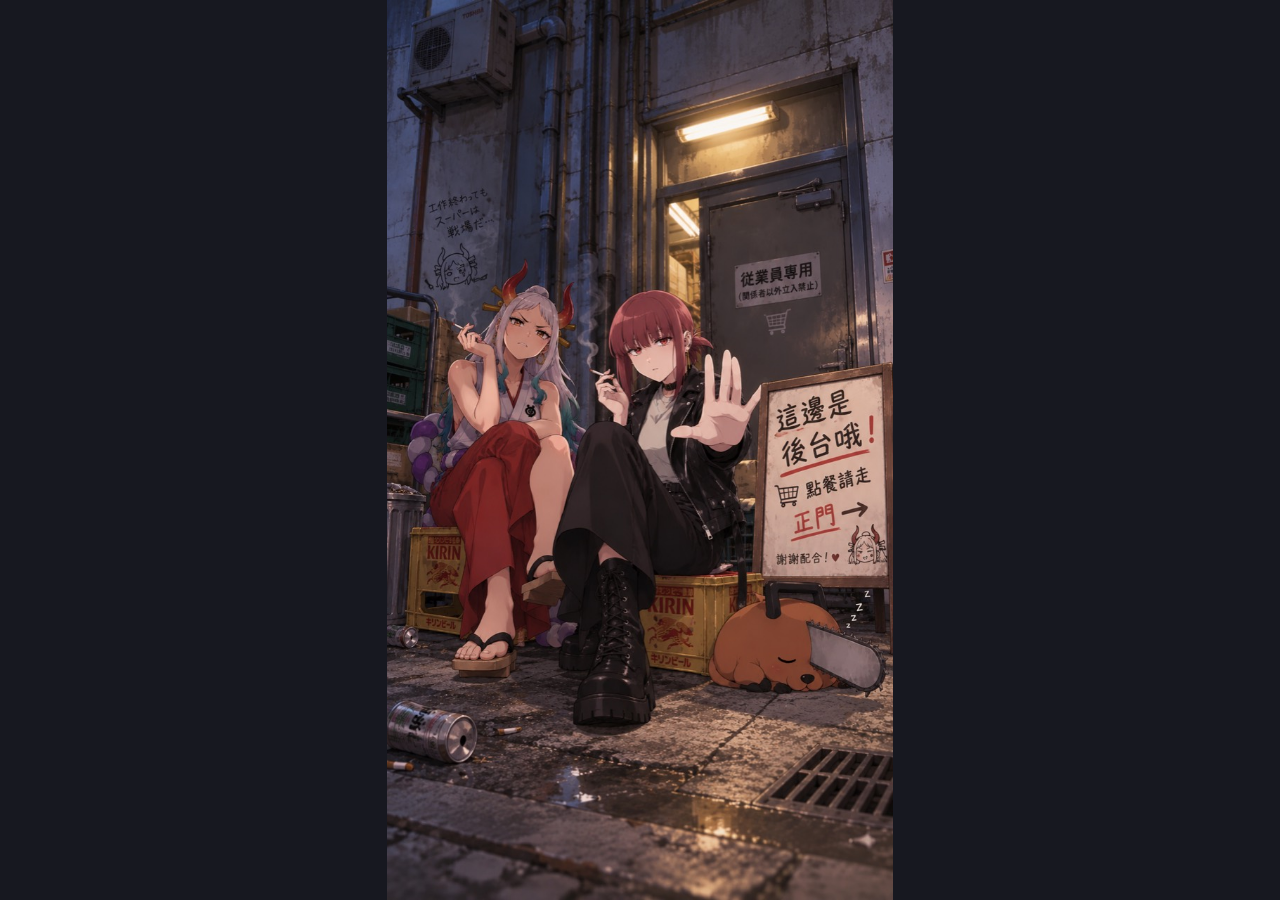
<file: admin.html>
<!doctype html><html lang="zh-Hant"><head><meta charset="utf-8"><meta name="viewport" content="width=device-width, initial-scale=1, viewport-fit=cover"><meta name="theme-color" content="#174b3b"><title>川記｜店家管理後台</title><link rel="stylesheet" href="/web.css"></head><body class="admin"><div id="app"><div class="loading">店家後台載入中…</div></div><dialog id="admin-dialog" aria-label="編輯品項"></dialog><div id="toast" role="status"></div><script src="/admin.js"></script></body></html>
</file>
<file: web.css>
:root{--green:#174b3b;--green2:#22684e;--pale:#eef5ef;--bg:#f7f8f5;--ink:#20372d;--muted:#788278;--border:#e1e7dd;--orange:#bc5d32;--red:#b34339;--white:#fff}*{box-sizing:border-box}html{font-size:16px}body{margin:0;font-family:"Microsoft JhengHei",-apple-system,BlinkMacSystemFont,"Segoe UI",sans-serif;color:var(--ink);background:var(--bg);line-height:1.6}button,input,textarea,select{font:inherit}button,a,input,select,textarea{-webkit-tap-highlight-color:transparent}button{cursor:pointer;touch-action:manipulation}button:disabled{cursor:default;opacity:.45}button:focus-visible,a:focus-visible{outline:3px solid #a4cbbc;outline-offset:3px}input:focus,textarea:focus,select:focus{outline:2px solid #8fbba5;outline-offset:1px}button{color:inherit}a{color:var(--green)}h1,h2,h3,p{margin-top:0}h1{font-size:26px;line-height:1.45;margin-bottom:8px}h2{font-size:18px;margin-bottom:12px}h3{font-size:16px}small{font-size:12px}strong,b{font-weight:700}[hidden]{display:none!important}.primary,.secondary{border-radius:10px;min-height:46px;padding:10px 17px;font-weight:700;border:1px solid transparent;display:inline-flex;align-items:center;justify-content:center;gap:8px}.primary{background:var(--green);color:white}.primary:hover{background:var(--green2)}.secondary{background:white;border-color:var(--border);color:var(--green)}.full{width:100%;justify-content:space-between}.text-button{background:none;border:0;color:var(--green);font-size:14px;min-height:44px;padding:8px}.icon-button{background:transparent;border:0;font-size:30px;line-height:1;width:44px;height:44px;flex-shrink:0}.muted,.help{color:var(--muted)}.help{font-size:13px;line-height:1.75;margin:14px 0}.mini-label{font-size:12px;letter-spacing:1px;font-weight:700}.small-print{font-size:12px;text-align:center;color:var(--muted);line-height:1.9;padding:18px 6px}.empty-state{padding:45px 18px;text-align:center;color:var(--muted)}.empty-state h2{color:var(--ink)}.loading{text-align:center;margin:25vh auto;font-size:24px;line-height:2}.form-error{font-size:14px;color:var(--red);line-height:1.8}.warning{background:#fff2df;border:1px solid #f0dcc0;border-radius:9px;padding:13px;font-size:14px;margin:15px 0}.customer{background:#e5eae5}.customer #app{max-width:540px;min-height:100svh;margin:auto;background:var(--bg);box-shadow:0 0 70px #1b3d2912}.shop-header{height:74px;display:flex;align-items:center;gap:12px;padding:10px 18px;background:white;border-bottom:1px solid var(--border)}.shop-header strong{font-size:17px}.shop-header small{display:block;font-size:11px;color:var(--muted);margin-top:1px}.shop-header>.text-button{margin-left:auto;font-size:13px}.wordmark{background:var(--green);color:white;width:42px;height:42px;border-radius:12px;display:grid;place-items:center;font-family:serif;font-size:19px;font-weight:900}.demo-strip{background:#fff1d8;color:#8a692e;text-align:center;padding:5px 8px;font-size:11px}.shop-main{padding:18px 18px calc(100px + env(safe-area-inset-bottom))}.store-banner{background:var(--green);border-radius:15px;color:white;padding:22px;margin-bottom:21px}.store-banner .mini-label{color:#bacdc0;font-size:11px;letter-spacing:2px}.store-banner h1{font-family:serif;font-size:26px;margin:10px 0 8px;letter-spacing:1px}.store-banner p{font-size:13px;color:#d1e0d2;margin-bottom:12px}.address{border-top:1px solid #ffffff22;padding-top:10px;font-size:12px;color:#d7e6d9}.category-tabs{display:flex;border-bottom:1px solid var(--border);gap:25px;background:var(--bg);position:sticky;top:0;z-index:5;margin:0 -18px;padding:0 18px}.category-tabs button{border:0;background:transparent;min-height:50px;color:var(--muted);font-size:16px;font-weight:700;padding:0 0 11px}.category-tabs button.active{color:var(--green);border-bottom:3px solid var(--green)}.section-heading{display:flex;align-items:center;justify-content:space-between;gap:14px;margin:20px 0 14px}.section-heading h2{font-size:16px;margin:0}.section-heading>span{font-size:12px;color:var(--muted)}.product-list{display:grid;gap:12px}.product-row{width:100%;display:flex;text-align:left;align-items:center;gap:14px;border:1px solid var(--border);background:#fff;border-radius:13px;padding:13px;min-height:124px}.food-photo,.food-placeholder{width:88px;height:94px;flex-shrink:0;border-radius:10px;object-fit:cover}.food-placeholder{background:#f0ede3;color:#7f7154;display:flex;align-items:center;justify-content:center;flex-direction:column}.food-placeholder span{font-family:serif;letter-spacing:3px;font-size:26px}.food-placeholder small{font-size:10px;letter-spacing:3px;margin-top:1px}.product-info{display:flex;flex-direction:column;flex:1;min-width:0;gap:5px}.product-info strong{font-size:17px}.product-info>span{font-size:12px;color:var(--muted);line-height:1.6}.product-info b{font-size:15px;color:var(--orange);margin-top:5px}.product-info small{color:var(--muted);font-weight:400}.add-circle{font-size:22px;border-radius:50%;background:var(--pale);color:var(--green);height:32px;width:32px;flex-shrink:0;display:grid;place-items:center;align-self:flex-end}.bottom-bar{position:fixed;bottom:0;left:50%;transform:translateX(-50%);width:min(100%,540px);padding:12px 18px calc(12px + env(safe-area-inset-bottom));background:#ffffffee;backdrop-filter:blur(10px);border-top:1px solid var(--border);z-index:10}.bottom-bar button{min-height:52px;font-size:15px}.count{display:inline-grid;place-items:center;min-width:22px;height:22px;border-radius:6px;background:#ffffff25;font-size:12px;margin-left:7px}.page-title{margin:9px 0 22px}.page-title h1{font-size:26px}.page-title p{font-size:14px;color:var(--muted)}dialog{padding:0;border:0;color:var(--ink);background:var(--bg);width:min(100%,540px);max-width:none;height:min(92svh,850px);max-height:100svh;border-radius:20px 20px 0 0;margin:auto auto 0;overflow:hidden;box-shadow:0 -10px 60px #18271e20}dialog[open]{display:flex;flex-direction:column}dialog::backdrop{background:#14251bc0;backdrop-filter:blur(2px)}.sheet-head{display:flex;align-items:center;justify-content:space-between;padding:20px;border-bottom:1px solid var(--border);background:white;flex-shrink:0;gap:10px}.sheet-head small{font-size:12px;color:var(--muted)}.sheet-head h2{font-size:22px;margin:0}.sheet-body{padding:18px 20px;overflow:auto;flex:1;overscroll-behavior:contain}.sheet-body>p.muted{font-size:13px}.sheet-foot{flex-shrink:0;padding:12px 20px calc(12px + env(safe-area-inset-bottom));background:#fff;border-top:1px solid var(--border)}.sheet-foot button{min-height:52px}fieldset{border:0;padding:0;margin:24px 0 28px}legend{font-size:17px;font-weight:700;width:100%;margin-bottom:14px}legend span{font-size:12px;font-weight:400;color:var(--muted);margin-left:9px}.option-grid{display:grid;grid-template-columns:1fr 1fr;gap:12px}.choice input,.chip input{position:absolute;opacity:0}.choice span{display:flex;align-items:center;justify-content:space-between;border:1px solid var(--border);border-radius:10px;padding:14px;background:white;font-size:16px}.choice b{font-size:14px}.choice input:checked+span,.chip input:checked+span{border-color:var(--green);background:var(--pale);color:var(--green);box-shadow:inset 0 0 0 1px var(--green)}.choice input:focus-visible+span,.chip input:focus-visible+span{outline:3px solid #9fc4af}.addon-row{display:flex;align-items:center;justify-content:space-between;min-height:59px;border-bottom:1px solid var(--border);gap:10px}.addon-row>span{font-size:15px}.addon-row small{font-size:12px;color:var(--orange);margin-left:4px}.stepper{display:flex;align-items:center;gap:10px;flex-shrink:0}.stepper button{width:36px;height:36px;border-radius:8px;border:1px solid var(--border);background:white;font-size:20px;color:var(--green)}.stepper output{font-size:15px;min-width:18px;text-align:center}.chips{display:flex;gap:8px;flex-wrap:wrap}.chip span{display:block;border:1px solid var(--border);border-radius:9px;background:white;padding:10px 14px;font-size:14px}.check-grid{display:grid;grid-template-columns:1fr 1fr;gap:10px}.check{display:flex;align-items:center;gap:8px;min-height:44px;font-size:14px}.check input,.basil input,.payment-option input{width:19px;height:19px;accent-color:var(--green);flex-shrink:0}.basil{display:flex;align-items:center;gap:11px;background:var(--pale);padding:14px;border-radius:10px;margin-top:18px;font-size:14px}.basil small{display:block;color:var(--muted);font-size:12px}.cart-card{background:white;border:1px solid var(--border);border-radius:12px;padding:15px;margin:12px 0}.cart-line{display:flex;flex-wrap:wrap;align-items:center;gap:7px}.cart-line strong{font-size:15px;flex:1}.cart-line>b{font-size:15px}.bowl-tag{width:100%;font-size:11px;color:var(--orange);font-weight:700}.cart-card p{font-size:12px;line-height:1.8;color:var(--muted);margin:10px 0}.cart-actions{display:flex;gap:16px;border-top:1px solid var(--border);padding-top:6px}.cart-actions button{min-height:36px;background:none;border:0;font-size:13px;color:var(--green);padding:5px 0}.cart-actions .danger-text{margin-left:auto}.danger-text{color:var(--red)!important}.total-row{display:flex;align-items:center;justify-content:space-between;gap:15px;margin:25px 0 16px}.total-row strong{font-size:25px}.form-card{background:white;border:1px solid var(--border);border-radius:13px;margin-bottom:18px;padding:18px}.form-card h2{font-size:17px;margin-bottom:17px}.location-box{background:var(--pale);border-radius:9px;padding:14px;font-size:14px;margin-bottom:17px}.location-box p{font-size:12px;color:var(--muted);margin:5px 0 0}.field{display:flex;flex-direction:column;gap:8px;font-size:14px;font-weight:600;margin-bottom:18px}.field>span{font-size:12px;color:var(--muted);font-weight:400}.field input,.field select,.field textarea,.date-range input{width:100%;border:1px solid #d5dfd2;border-radius:9px;background:white;padding:12px;font-size:16px;color:var(--ink);min-height:47px;min-width:0}.field textarea{resize:vertical}.payment-option{display:flex;align-items:center;gap:10px;border:1px solid var(--border);border-radius:10px;padding:15px 10px;margin:10px 0}.payment-option.selected{border-color:var(--green);background:var(--pale)}.payment-option span{flex:1;font-size:15px}.payment-option small{display:block;font-size:11px;color:var(--muted);margin-top:3px}.payment-option>b{font-size:11px;color:var(--green)}.payment-option.disabled{opacity:.55}.checkout-summary{display:flex;justify-content:space-between;align-items:center;padding:15px 5px}.checkout-summary strong{font-size:26px}.success-title{text-align:center;margin:20px 0}.success-title h1{margin-top:15px}.success-title p{font-size:13px;color:var(--muted)}.success-icon{height:62px;width:62px;border-radius:50%;background:#dceee0;color:var(--green);font-size:30px;margin:auto;display:grid;place-items:center}.order-code{font-size:14px;background:#e6eee3;padding:7px 14px;border-radius:7px;display:inline-block;letter-spacing:.5px}.confirmation-note{background:#edf4e9;border-radius:9px;padding:13px;margin:23px 0 16px;font-size:13px;color:#54714f}.receipt{padding:22px;background:white;border:1px solid var(--border);border-radius:12px;margin-bottom:20px}.receipt h2{text-align:center;font-family:serif;font-size:22px}.receipt-key{font-size:13px;margin:10px 0}.receipt-key>span{display:block;color:var(--muted)}.receipt-item{padding:14px 0;border-bottom:1px dashed #d7dfd0}.receipt-item>strong{font-size:14px;display:block}.receipt-item strong>span{float:right;margin-left:8px}.receipt-item p{font-size:12px;color:#68796a;margin:7px 0 0;line-height:1.9}.payment-badge{background:#fcf0dd;padding:8px;text-align:center;border-radius:5px;color:#9b6b2b;font-size:13px}.history-card{width:100%;border:1px solid var(--border);border-radius:12px;background:white;display:flex;flex-direction:column;text-align:left;padding:18px;gap:12px;margin-bottom:14px}.history-card>span{width:100%;font-size:12px;color:var(--muted)}.history-card b,.history-card small{float:right;color:var(--green)}.history-card strong{font-size:17px}#toast{position:fixed;bottom:100px;left:50%;transform:translate(-50%,15px);background:#193c2eee;color:white;font-size:14px;padding:12px 19px;border-radius:10px;z-index:10000;opacity:0;pointer-events:none;max-width:90%;transition:.2s}#toast.show{opacity:1;transform:translate(-50%,0)}.admin{background:#f4f6f2}.admin #app{display:flex;min-height:100vh}.admin-nav{width:210px;background:var(--green);color:white;padding:30px 22px;position:fixed;inset:0 auto 0 0;display:flex;flex-direction:column;gap:22px}.admin-brand{font-family:serif;font-size:32px;font-weight:900;letter-spacing:3px}.admin-brand span{font-family:system-ui;font-weight:400;display:block;font-size:11px;letter-spacing:2px;opacity:.6;margin-top:3px}.admin-nav nav{display:flex;flex-direction:column;gap:7px;margin-top:20px}.admin-nav nav button{min-height:48px;text-align:left;border:0;border-radius:9px;padding:12px;color:#cbdcd0;background:none;font-size:14px}.admin-nav nav button.active{background:#ffffff19;color:white;font-weight:700}.admin-nav nav b{float:right;background:#d5e6d1;color:var(--green);font-size:11px;padding:1px 6px;border-radius:10px}.admin-nav a{color:#cbdcd0;font-size:12px;margin-top:auto;text-decoration:none}.admin-nav>.text-button{color:#cbdcd0;text-align:left;padding:0}.admin-content{margin-left:210px;padding:30px 4%;width:calc(100% - 210px);max-width:1700px}.admin-top{display:flex;align-items:center;justify-content:space-between;gap:15px;margin-bottom:23px}.admin-top .mini-label{font-size:10px;color:#9a8050}.admin-top h1{font-size:28px;margin:5px 0 0}.admin-demo{background:#f7efd9;color:#8b723c;border:1px solid #e6d9b9;border-radius:8px;padding:9px 14px;font-size:12px;margin-bottom:22px}.date-range{display:flex;gap:10px;align-items:flex-end;margin-bottom:24px;flex-wrap:wrap}.date-range label{font-size:12px;color:var(--muted)}.date-range input{display:block;font-size:13px;min-height:43px;padding:8px;margin-top:5px}.date-range button{min-height:43px;font-size:13px}.metrics{display:grid;grid-template-columns:repeat(4,1fr);gap:16px}.metrics article{background:white;border:1px solid var(--border);border-radius:12px;padding:22px}.metrics article>span{font-size:13px;color:var(--muted)}.metrics strong{display:block;font-size:27px;letter-spacing:-.5px;margin:12px 0}.metrics strong small{font-size:13px;font-weight:400;color:var(--muted)}.metrics p{font-size:11px;color:var(--muted);margin:0}.dashboard-grid{display:grid;grid-template-columns:1.3fr 1fr;gap:20px;margin-top:22px}.admin-card{background:white;border:1px solid var(--border);border-radius:12px;padding:24px;margin-bottom:22px}.admin-card h2{font-size:18px}.admin-card>.muted{font-size:13px}.bar-chart{display:flex;gap:12px;height:210px;align-items:flex-end;overflow-x:auto}.bar-col{flex:1;min-width:35px;text-align:center}.bar-col b{font-size:11px;font-weight:400}.bar-track{height:142px;display:flex;align-items:flex-end;justify-content:center}.bar-track>div{background:#4d8468;width:70%;max-width:40px;border-radius:5px 5px 0 0}.bar-col span{font-size:10px;color:var(--muted)}.rank-row{display:flex;align-items:center;gap:12px;padding:13px 0;border-bottom:1px solid var(--border);font-size:13px}.rank-row>b{color:#a5b4a1;font-size:12px}.rank-row>span{flex:1}.rank-row small{display:block;color:var(--muted);font-size:11px}.rank-row strong{font-size:12px}.source-row{display:flex;justify-content:space-between;gap:10px;font-size:14px}.source-row span{color:var(--muted)}.order-filters{display:flex;gap:9px;overflow-x:auto;margin-bottom:20px;padding-bottom:5px}.order-filters button{white-space:nowrap;border:1px solid var(--border);background:white;padding:9px 14px;border-radius:8px;font-size:13px;min-height:42px}.order-filters button.active{background:var(--green);color:white;border-color:var(--green)}.order-filters span{margin-left:5px;opacity:.7}.admin-orders{display:grid;grid-template-columns:repeat(auto-fill,minmax(290px,1fr));gap:17px}.admin-order{background:white;border:1px solid var(--border);padding:21px;border-radius:12px}.order-card-head{display:flex;justify-content:space-between;gap:10px}.source-tag{font-size:10px;color:var(--muted)}.order-card-head h2{font-size:15px;margin:4px 0 15px}.status{align-self:flex-start;font-size:11px;border-radius:5px;background:#f7ecce;color:#8d6a1c;padding:5px 8px;white-space:nowrap}.status.preparing{background:#e2effa;color:#446f97}.status.ready{background:#e0eee0;color:#4c8054}.status.completed{background:#e9ede7;color:#6f7968}.status.cancelled{background:#f8e7e1;color:#a45d4a}.order-main strong{display:block;font-size:16px}.order-main>span{display:block;font-size:12px;color:var(--muted);margin-top:6px}.order-foods{font-size:13px;margin:16px 0;line-height:1.8}.order-card-bottom{border-top:1px solid var(--border);padding-top:15px;display:flex;justify-content:space-between;align-items:center;gap:10px}.order-card-bottom b{font-size:22px}.order-card-bottom small{display:block;font-size:11px;color:var(--muted)}.order-card-bottom button{font-size:12px;padding:9px 12px}.admin-product-list{display:grid;grid-template-columns:repeat(auto-fill,minmax(310px,1fr));gap:15px}.admin-product{background:white;border:1px solid var(--border);border-radius:12px;padding:15px;display:flex;gap:13px;align-items:center;flex-wrap:wrap}.admin-product>img,.photo-empty{height:76px;width:76px;object-fit:cover;border-radius:8px;flex-shrink:0}.photo-empty{background:#f1eee6;display:grid;place-items:center;font-size:11px;color:#a09376}.admin-product>div:nth-child(2){flex:1}.admin-product h3{margin:3px 0;font-size:15px}.admin-product p{font-size:13px;margin:3px 0;color:var(--orange)}.admin-product .mini-label{font-size:10px;color:var(--muted)}.product-controls{display:flex;align-items:center;gap:8px;width:100%;justify-content:flex-end}.product-controls button{font-size:12px;min-height:36px;padding:6px 12px}.availability{border:0;border-radius:6px;background:#ededeb;color:#8b8f82}.availability.on{background:#e7f2e7;color:#4d7c50}.two-columns{display:grid;grid-template-columns:1fr 1fr;gap:15px}.photo-upload{display:flex;align-items:center;justify-content:center;flex-direction:column;border:1px dashed #b9cbb5;border-radius:12px;background:white;padding:20px;position:relative;min-height:145px;margin-bottom:22px;cursor:pointer}.photo-upload>img{max-width:100%;max-height:160px;border-radius:8px}.photo-upload>input{position:absolute;inset:0;opacity:0;cursor:pointer;width:100%}.photo-upload small{font-size:11px;color:var(--muted);margin-top:10px}.photo-upload>span{font-size:15px;color:var(--green)}.form-actions{margin:20px 0 8px}.form-actions .full{justify-content:center}.button-wrap{display:flex;flex-wrap:wrap;gap:10px;margin:20px 0}.button-wrap button{font-size:13px}.settings-card{max-width:700px}.integration-row{display:flex;align-items:center;justify-content:space-between;gap:15px;border-bottom:1px solid var(--border);padding:19px 0;font-size:14px}.integration-row span{font-size:12px;color:var(--muted);text-align:right}.login-wrap{width:100%;min-height:100svh;display:grid;place-items:center;padding:25px;background:#e9eee6}.login-card{background:white;border:1px solid var(--border);border-radius:18px;padding:40px;max-width:440px;width:100%}.login-card h1{margin-top:30px;font-family:serif}.login-card p{font-size:14px;color:var(--muted)}.login-card a{display:block;text-align:center;font-size:12px;margin-top:22px}.login-card .primary{justify-content:center}.print-receipt>p{font-size:14px}@media(min-width:700px){dialog{margin:auto;border-radius:18px;height:min(90svh,860px)}.customer #app{min-height:100svh}.shop-main{padding-top:22px}}@media(max-width:1000px){.metrics{grid-template-columns:1fr 1fr}.dashboard-grid{grid-template-columns:1fr}.admin-nav{width:180px;padding:25px 16px}.admin-content{margin-left:180px;width:calc(100% - 180px);padding:25px}.admin-orders{grid-template-columns:1fr}.admin-product-list{grid-template-columns:1fr}}@media(max-width:680px){.admin #app{display:block}.admin-nav{position:sticky;top:0;z-index:20;width:100%;height:auto;padding:12px 14px 0;display:block}.admin-brand{font-size:25px;display:flex;align-items:center;gap:10px}.admin-brand span{display:inline-block;font-size:10px;margin:0}.admin-nav nav{flex-direction:row;gap:4px;overflow-x:auto;margin-top:8px}.admin-nav nav button{white-space:nowrap;min-height:44px;font-size:12px;padding:10px}.admin-nav nav b{display:none}.admin-nav>a{position:absolute;right:14px;top:20px;font-size:10px}.admin-nav>.text-button{display:none}.admin-content{margin-left:0;padding:22px 16px;width:100%}.admin-top h1{font-size:24px}.admin-top>.secondary{min-height:40px;font-size:12px;padding:8px 12px}.admin-demo{font-size:11px}.metrics{gap:10px}.metrics article{padding:17px 12px}.metrics strong{font-size:23px}.metrics p{font-size:10px}.metrics article>span{font-size:12px}.admin-card{padding:18px}.date-range{gap:8px}.date-range label{width:calc(50% - 4px)}.date-range button{font-size:12px}.section-heading{align-items:flex-start}.section-heading>.muted{font-size:12px}.section-heading>.primary{font-size:12px;white-space:nowrap}.admin-product{gap:12px}.admin-product-list{grid-template-columns:1fr}.source-row{font-size:12px;flex-wrap:wrap}.integration-row{align-items:flex-start}.integration-row span{max-width:60%}.login-card{padding:27px}.admin #admin-dialog{height:94svh}.shop-header{gap:9px}.product-row{gap:11px;padding:12px}.food-photo,.food-placeholder{width:79px;height:88px}.product-info strong{font-size:16px}}@media(max-width:360px){.shop-main{padding-left:12px;padding-right:12px}.category-tabs{margin-left:-12px;margin-right:-12px;padding-left:12px}.product-row{gap:8px}.food-photo,.food-placeholder{width:64px;height:78px}.product-info strong{font-size:15px}.add-circle{width:28px;height:28px}.shop-header{padding-left:12px;padding-right:12px}.shop-header strong{font-size:15px}.shop-header>.text-button{font-size:11px}.check-grid{grid-template-columns:1fr}}@media print{body.admin{background:white}body.admin #app,body.admin #toast,.no-print,.sheet-head{display:none!important}body.admin dialog[open]{display:block;position:absolute;inset:0;margin:0;border:0;width:80mm;height:auto;max-height:none;box-shadow:none;background:white;overflow:visible}dialog::backdrop{background:none}.sheet-body{padding:3mm;overflow:visible}.print-receipt{color:black;font-size:12px}.receipt-item p{color:black}.print-receipt h2{font-size:18px}.receipt-item{break-inside:avoid}@page{margin:4mm}}

.product-row.sold-out{filter:grayscale(1);opacity:.58;cursor:not-allowed;background:#eeece8}.sold-out-label{flex-shrink:0;font-size:14px;font-weight:700;color:#555;background:#ddd;padding:7px 10px;border-radius:20px}.admin-greeting{display:block;width:100%;height:auto;border-radius:16px;margin:20px 0 14px}.login-card .admin-greeting-text{font-size:clamp(21px,5vw,29px);line-height:1.45}

body.admin.at-entrance{background:#171820;margin:0}.staff-entrance{min-height:100vh;min-height:100dvh;display:flex;justify-content:center;align-items:center}.staff-scene{position:relative;width:min(100vw,56.25vh);width:min(100vw,56.25dvh);line-height:0}.staff-scene>img{display:block;width:100%;height:auto}.staff-door{position:absolute;left:68.6%;top:27.8%;width:17.7%;height:6.6%;clip-path:polygon(0 26%,95% 0,100% 78%,0 100%);border:0;background:transparent;padding:0;cursor:pointer}.staff-door:focus-visible{outline:none;background:rgba(255,226,153,.45)}
.staff-entrance{width:100%}

.returning-card{margin:20px 0;padding:20px;border:1px solid #ddcdb7;border-radius:18px;background:#faf4e9}.returning-card h2{font-size:19px;margin:9px 0}.returning-card p{line-height:1.6}.returning-card small{display:block;color:#786a5d;margin-bottom:16px}.history-repeat{margin-bottom:20px}.history-repeat .history-card{margin-bottom:8px}

.success-title .order-code{display:block;font-size:48px;letter-spacing:6px;margin:18px 0;font-weight:800}

.admin-top-actions{display:flex;gap:8px;flex-wrap:wrap;justify-content:flex-end}.rest-card{text-align:center;margin-top:40px}.rest-card h1{font-size:26px;line-height:1.6}input[type=time]{min-height:48px}
</file>
